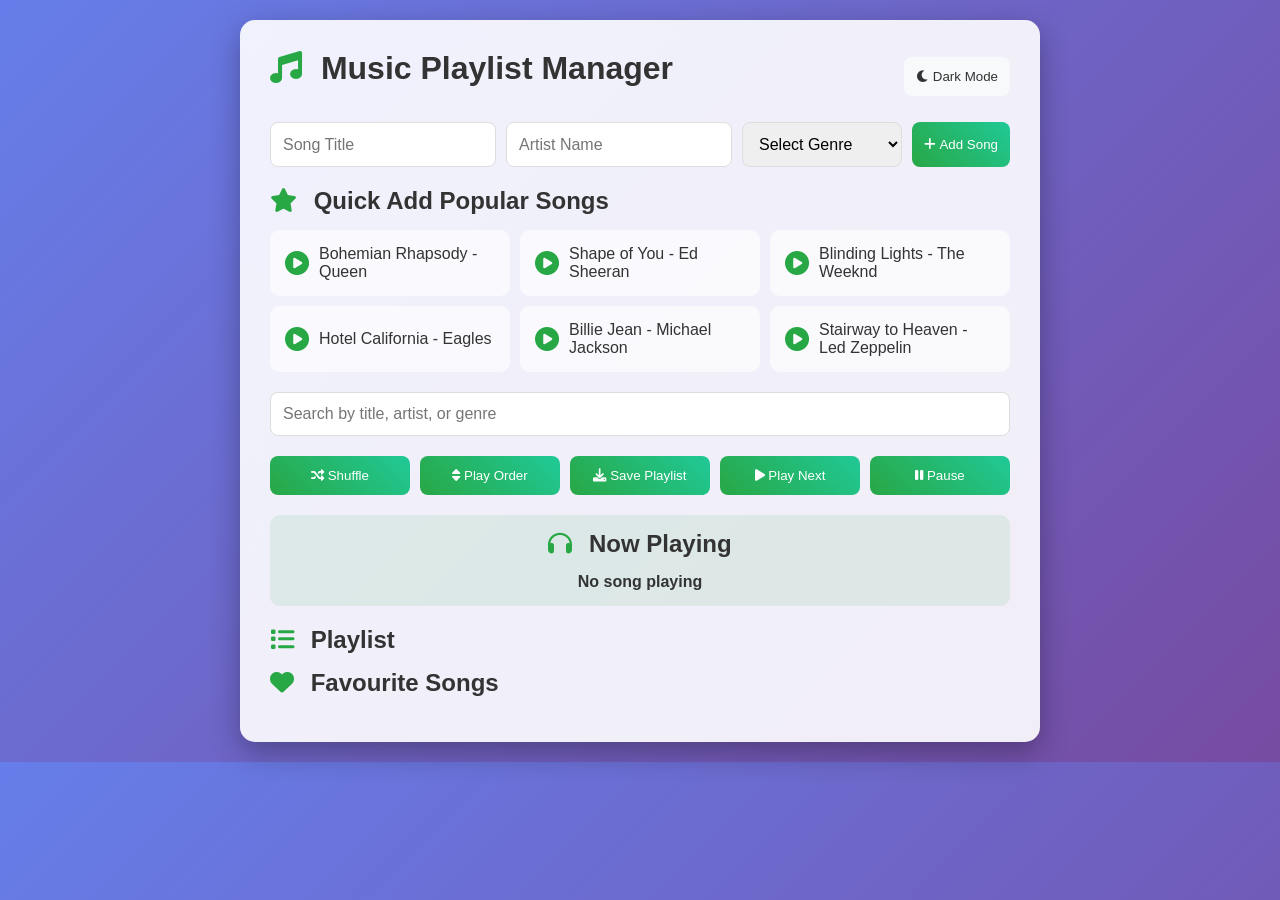
<file: index.html>
<!-- Create a basic HTML5 document structure -->

<!-- Add page title "Music Playlist Manager" -->

<!-- Link external CSS file -->

<!-- Create main container for the app -->

<!-- Add heading for app title -->

<!-- Create a form to add songs -->

<!-- Add input field for song title -->

<!-- Add input field for artist name -->

<!-- Add button to add song to playlist -->

<!-- Create a section to display playlist -->

<!-- Use unordered list to show songs dynamically -->

<!-- Create search input field for filtering songs -->

<!-- Add buttons for shuffle playlist and play order -->

<!-- Create section for favourite songs list -->

<!-- Add button/icon to mark song as favourite -->

<!-- Create section or button to save playlist to file -->

<!-- Link external JavaScript file -->



<!DOCTYPE html>
<html lang="en">
<head>
    <meta charset="UTF-8">
    <meta name="viewport" content="width=device-width, initial-scale=1.0">
    <title>Music Playlist Manager</title>
    <link rel="stylesheet" href="style.css">
    <link rel="stylesheet" href="https://cdnjs.cloudflare.com/ajax/libs/font-awesome/6.0.0/css/all.min.css">
</head>
<body>
    <div class="container">
        <header>
            <h1><i class="fas fa-music"></i> Music Playlist Manager</h1>
            <button id="darkModeToggle"><i class="fas fa-moon"></i> Dark Mode</button>
        </header>

        <form id="songForm">
            <input type="text" id="title" placeholder="Song Title" required list="songSuggestions">
            <datalist id="songSuggestions">
                <option value="Bohemian Rhapsody">
                <option value="Stairway to Heaven">
                <option value="Hotel California">
                <option value="Imagine">
                <option value="Hey Jude">
                <option value="Let It Be">
                <option value="Yesterday">
                <option value="Billie Jean">
                <option value="Thriller">
                <option value="Beat It">
                <option value="Shape of You">
                <option value="Uptown Funk">
                <option value="Happy">
                <option value="Can't Stop the Feeling!">
                <option value="Blinding Lights">
                <option value="Watermelon Sugar">
                <option value="Levitating">
                <option value="Good 4 U">
            </datalist>
            <input type="text" id="artist" placeholder="Artist Name" required list="artistSuggestions">
            <datalist id="artistSuggestions">
                <option value="Queen">
                <option value="Led Zeppelin">
                <option value="Eagles">
                <option value="John Lennon">
                <option value="The Beatles">
                <option value="Michael Jackson">
                <option value="Ed Sheeran">
                <option value="Mark Ronson ft. Bruno Mars">
                <option value="Pharrell Williams">
                <option value="Justin Timberlake">
                <option value="The Weeknd">
                <option value="Harry Styles">
                <option value="Dua Lipa">
                <option value="Olivia Rodrigo">
            </datalist>
            <select id="genre">
                <option value="">Select Genre</option>
                <option value="Rock">Rock</option>
                <option value="Pop">Pop</option>
                <option value="Jazz">Jazz</option>
                <option value="Classical">Classical</option>
                <option value="Hip-Hop">Hip-Hop</option>
                <option value="Electronic">Electronic</option>
                <option value="Country">Country</option>
                <option value="R&B">R&B</option>
            </select>
            <button type="submit"><i class="fas fa-plus"></i> Add Song</button>
        </form>

        <section id="quickAdd">
            <h2><i class="fas fa-star"></i> Quick Add Popular Songs</h2>
            <div class="song-grid">
                <div class="song-card" onclick="addQuickSong('Bohemian Rhapsody', 'Queen', 'Rock')">
                    <i class="fas fa-play-circle"></i>
                    <div>Bohemian Rhapsody - Queen</div>
                </div>
                <div class="song-card" onclick="addQuickSong('Shape of You', 'Ed Sheeran', 'Pop')">
                    <i class="fas fa-play-circle"></i>
                    <div>Shape of You - Ed Sheeran</div>
                </div>
                <div class="song-card" onclick="addQuickSong('Blinding Lights', 'The Weeknd', 'Pop')">
                    <i class="fas fa-play-circle"></i>
                    <div>Blinding Lights - The Weeknd</div>
                </div>
                <div class="song-card" onclick="addQuickSong('Hotel California', 'Eagles', 'Rock')">
                    <i class="fas fa-play-circle"></i>
                    <div>Hotel California - Eagles</div>
                </div>
                <div class="song-card" onclick="addQuickSong('Billie Jean', 'Michael Jackson', 'Pop')">
                    <i class="fas fa-play-circle"></i>
                    <div>Billie Jean - Michael Jackson</div>
                </div>
                <div class="song-card" onclick="addQuickSong('Stairway to Heaven', 'Led Zeppelin', 'Rock')">
                    <i class="fas fa-play-circle"></i>
                    <div>Stairway to Heaven - Led Zeppelin</div>
                </div>
            </div>
        </section>

        <input type="text" id="search" placeholder="Search by title, artist, or genre">

        <div class="buttons">
            <button onclick="shufflePlaylist()"><i class="fas fa-random"></i> Shuffle</button>
            <button onclick="resetOrder()"><i class="fas fa-sort"></i> Play Order</button>
            <button onclick="saveToFile()"><i class="fas fa-download"></i> Save Playlist</button>
            <button onclick="playNext()"><i class="fas fa-play"></i> Play Next</button>
            <button onclick="pausePlay()"><i class="fas fa-pause"></i> Pause</button>
        </div>

        <section id="nowPlaying">
            <h2><i class="fas fa-headphones"></i> Now Playing</h2>
            <div id="currentSong">No song playing</div>
        </section>

        <section id="playlistSection">
            <h2><i class="fas fa-list"></i> Playlist</h2>
            <ul id="playlist"></ul>
        </section>

        <section id="favouritesSection">
            <h2><i class="fas fa-heart"></i> Favourite Songs</h2>
            <ul id="favourites"></ul>
        </section>
    </div>

    <script src="script.js"></script>
</body>
</html>
</file>
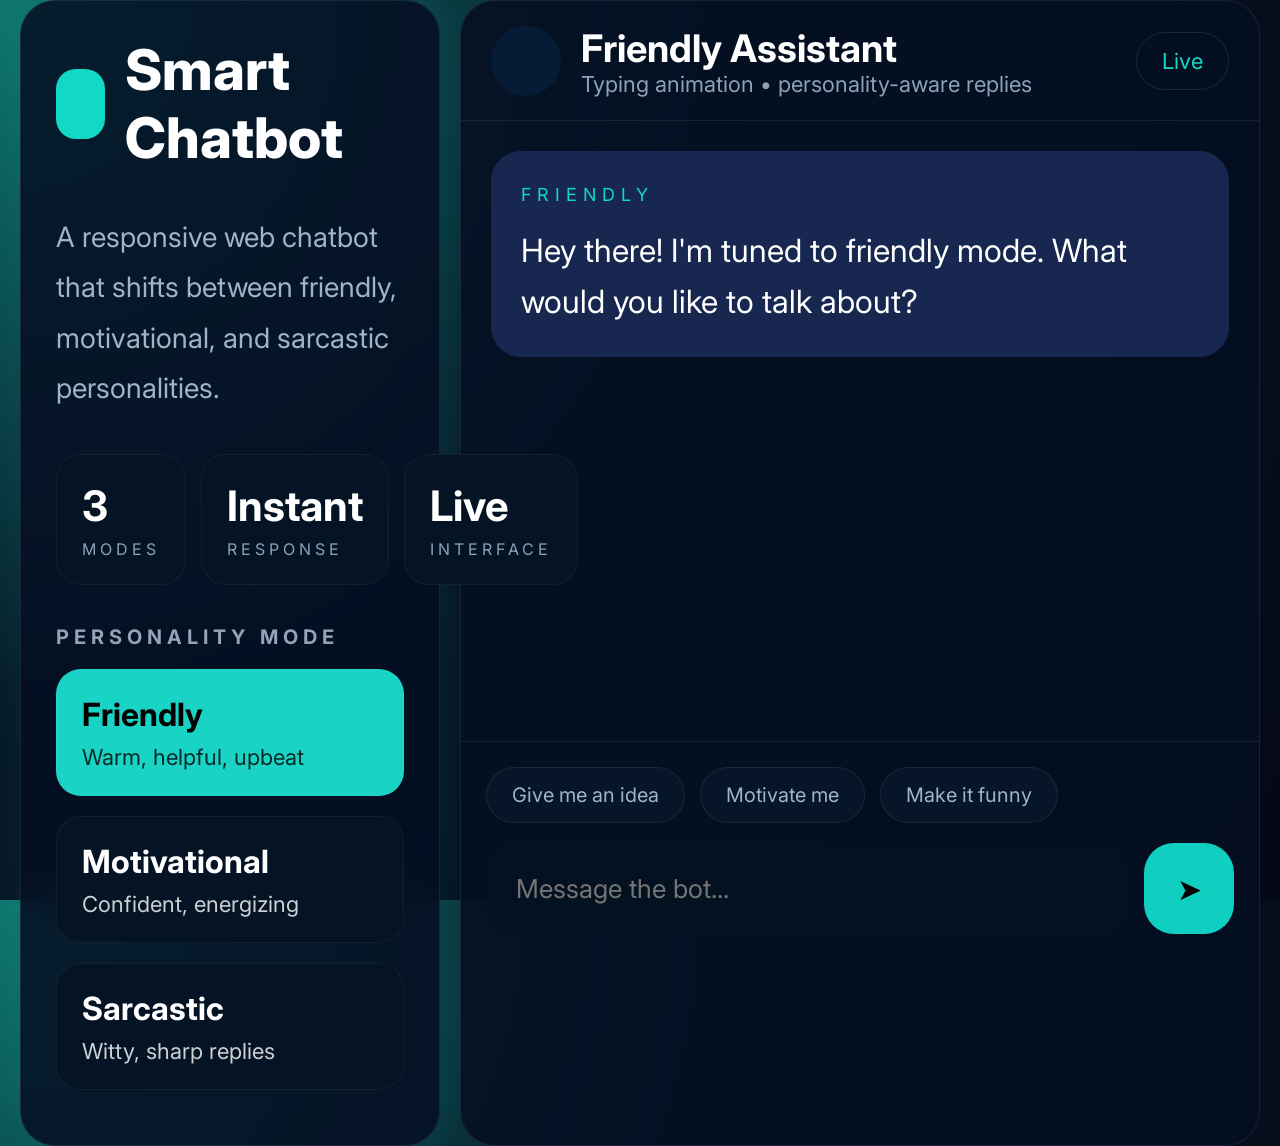
<file: Smart Chatbot With Personality.html>
<!DOCTYPE html>
<html lang="en">
<head>
<meta charset="UTF-8">
<meta name="viewport" content="width=device-width, initial-scale=1.0">
<title>Smart Chatbot</title>

<link href="https://fonts.googleapis.com/css2?family=Inter:wght@300;400;500;600;700;800&display=swap" rel="stylesheet">

<style>

*{
margin:0;
padding:0;
box-sizing:border-box;
font-family:'Inter',sans-serif;
}

body{
height:100vh;
background:
radial-gradient(circle at top left,#0f766e 0%,#071827 45%,#050816 100%);
display:flex;
justify-content:center;
align-items:center;
padding:20px;
overflow:hidden;
color:white;
}

.container{
width:1500px;
height:900px;
display:grid;
grid-template-columns:420px 1fr;
gap:20px;
}

.sidebar{

background:rgba(5,15,35,0.85);
border:1px solid rgba(255,255,255,0.08);
backdrop-filter:blur(20px);
border-radius:35px;
padding:35px;

box-shadow:
0 0 40px rgba(0,255,255,0.08);

}

.logo{
display:flex;
align-items:center;
gap:20px;
margin-bottom:40px;
}

.icon{
width:70px;
height:70px;
border-radius:20px;
background:#11d9c5;
display:flex;
justify-content:center;
align-items:center;
font-size:30px;
font-weight:bold;
color:black;
}

.logo h1{
font-size:56px;
font-weight:800;
}

.desc{
font-size:28px;
line-height:1.8;
color:#9fb4c8;
margin-bottom:40px;
}

.stats{
display:grid;
grid-template-columns:1fr 1fr 1fr;
gap:15px;
margin-bottom:40px;
}

.card{
background:#051425;
padding:25px;
border-radius:25px;
border:1px solid rgba(255,255,255,0.05);
}

.card h2{
font-size:42px;
margin-bottom:8px;
}

.card p{
color:#8ba2b7;
letter-spacing:4px;
}

.section-title{
color:#94a3b8;
letter-spacing:5px;
margin-bottom:20px;
font-size:20px;
}

.mode{
padding:25px;
border-radius:25px;
margin-bottom:20px;
background:#051425;
border:1px solid rgba(255,255,255,0.05);
cursor:pointer;
transition:0.3s;
}

.mode.active{
background:#19d3c5;
color:black;
}

.mode h3{
font-size:32px;
margin-bottom:10px;
}

.mode p{
font-size:22px;
opacity:0.8;
}

.chat-area{

background:rgba(5,15,35,0.88);
border-radius:35px;
overflow:hidden;
border:1px solid rgba(255,255,255,0.08);

}

.topbar{
height:120px;
padding:30px;
display:flex;
justify-content:space-between;
align-items:center;
border-bottom:1px solid rgba(255,255,255,0.08);
}

.top-left{
display:flex;
gap:20px;
align-items:center;
}

.top-icon{
width:70px;
height:70px;
border-radius:50%;
background:#061b36;
display:flex;
justify-content:center;
align-items:center;
font-size:28px;
}

.top-title h2{
font-size:38px;
}

.top-title p{
font-size:22px;
color:#8ba2b7;
}

.live{
padding:15px 25px;
border-radius:30px;
border:1px solid rgba(255,255,255,0.1);
font-size:22px;
color:#11d9c5;
}

.chat-box{
height:620px;
padding:30px;
overflow-y:auto;
}

.message{
max-width:850px;
padding:30px;
border-radius:30px;
background:#172750;
font-size:32px;
line-height:1.6;
margin-bottom:20px;
animation:fade 0.3s ease;
}

.user{
margin-left:auto;
background:#0f766e;
}

.tag{
color:#11d9c5;
font-size:18px;
letter-spacing:6px;
margin-bottom:15px;
}

.bottom{
padding:25px;
border-top:1px solid rgba(255,255,255,0.08);
}

.quick{
display:flex;
gap:15px;
margin-bottom:20px;
flex-wrap:wrap;
}

.quick button{
background:#061527;
border:1px solid rgba(255,255,255,0.08);
padding:15px 25px;
border-radius:30px;
color:#9fb4c8;
font-size:20px;
cursor:pointer;
}

.input-area{
display:flex;
gap:15px;
}

input{
flex:1;
padding:30px;
border:none;
border-radius:30px;
background:#031120;
color:white;
font-size:26px;
outline:none;
}

.send{
width:90px;
border:none;
border-radius:30px;
background:#10cfc0;
font-size:30px;
cursor:pointer;
}

@keyframes fade{
from{
opacity:0;
transform:translateY(10px);
}
to{
opacity:1;
transform:translateY(0);
}
}

</style>
</head>

<body>

<div class="container">

<div class="sidebar">

<div class="logo">
<div class="icon"></div>
<h1>Smart Chatbot</h1>
</div>

<p class="desc">
A responsive web chatbot that shifts between friendly, motivational, and sarcastic personalities.
</p>

<div class="stats">

<div class="card">
<h2>3</h2>
<p>MODES</p>
</div>

<div class="card">
<h2>Instant</h2>
<p>RESPONSE</p>
</div>

<div class="card">
<h2>Live</h2>
<p>INTERFACE</p>
</div>

</div>

<h3 class="section-title">PERSONALITY MODE</h3>

<div class="mode active" onclick="setMode('friendly',this)">
<h3>Friendly</h3>
<p>Warm, helpful, upbeat</p>
</div>

<div class="mode" onclick="setMode('motivational',this)">
<h3>Motivational</h3>
<p>Confident, energizing</p>
</div>

<div class="mode" onclick="setMode('sarcastic',this)">
<h3>Sarcastic</h3>
<p>Witty, sharp replies</p>
</div>

</div>

<div class="chat-area">

<div class="topbar">

<div class="top-left">

<div class="top-icon"></div>

<div class="top-title">
<h2>Friendly Assistant</h2>
<p>Typing animation • personality-aware replies</p>
</div>

</div>

<div class="live"> Live</div>

</div>

<div class="chat-box" id="chatBox">

<div class="message">
<div class="tag">FRIENDLY</div>
Hey there! I'm tuned to friendly mode. What would you like to talk about?
</div>

</div>

<div class="bottom">

<div class="quick">

<button onclick="quickMsg('Give me an idea')">Give me an idea</button>

<button onclick="quickMsg('Motivate me')">Motivate me</button>

<button onclick="quickMsg('Make it funny')">Make it funny</button>

</div>

<div class="input-area">

<input type="text" id="input" placeholder="Message the bot...">

<button class="send" onclick="sendMessage()">➤</button>

</div>

</div>

</div>

</div>

<script>

let currentMode = "friendly";

function setMode(mode,element){

currentMode = mode;

document.querySelectorAll('.mode').forEach(m=>{
m.classList.remove('active');
});

element.classList.add('active');

}

function quickMsg(text){

document.getElementById("input").value = text;

sendMessage();

}

function sendMessage(){

const input = document.getElementById("input");

const text = input.value.trim();

if(text==="") return;

const chatBox = document.getElementById("chatBox");

const user = document.createElement("div");

user.className = "message user";

user.innerHTML = text;

chatBox.appendChild(user);

setTimeout(()=>{

const bot = document.createElement("div");

bot.className = "message";

bot.innerHTML = `<div class="tag">${currentMode.toUpperCase()}</div>` + getReply();

chatBox.appendChild(bot);

chatBox.scrollTop = chatBox.scrollHeight;

},800);

input.value="";

chatBox.scrollTop = chatBox.scrollHeight;

}

function getReply(){

const replies = {

friendly:[
"You’re doing amazing today ",
"I’d love to help with that ",
"That sounds exciting!",
"Tell me more "
],

motivational:[
"You are capable of incredible things ",
"Keep pushing forward ",
"Success starts with consistency "
],

sarcastic:[
"Wow. Truly revolutionary ",
"That definitely changed my life.",
"Impressive. Almost."
]

};

return replies[currentMode][Math.floor(Math.random()*replies[currentMode].length)];

}

</script>

</body>
</html>
</file>
<file: style.css>
/* Reset default margin and padding */

/* Style body with font and background color */

/* Center main container on the screen */

/* Add padding, border-radius, and shadow to container */

/* Style headings with alignment and spacing */

/* Style form inputs with full width and padding */

/* Add spacing between input fields */

/* Style buttons with colors and hover effects */

/* Make buttons visually clickable */

/* Style playlist list (remove bullets, spacing) */

/* Style each song item with background and margin */

/* Add style for favourite songs (highlight color or icon) */

/* Style search input box */

/* Style shuffle and play buttons */

/* Add responsive design for mobile screens */
/* Reset default margin and padding */
* {
    margin: 0;
    padding: 0;
    box-sizing: border-box;
}

/* Style body with font and background color */
body {
    font-family: 'Segoe UI', Tahoma, Geneva, Verdana, sans-serif;
    background: linear-gradient(135deg, #667eea 0%, #764ba2 100%);
    color: #333;
    transition: background 0.3s, color 0.3s;
}

body.dark-mode {
    background: linear-gradient(135deg, #2c3e50 0%, #34495e 100%);
    color: #ecf0f1;
}

/* Center main container on the screen */
.container {
    max-width: 800px;
    margin: 20px auto;
    background: rgba(255, 255, 255, 0.9);
    padding: 30px;
    border-radius: 15px;
    box-shadow: 0 10px 30px rgba(0,0,0,0.3);
    backdrop-filter: blur(10px);
    transition: background 0.3s;
}

body.dark-mode .container {
    background: rgba(44, 62, 80, 0.9);
}

/* Header */
header {
    display: flex;
    justify-content: space-between;
    align-items: center;
    margin-bottom: 20px;
}

h1, h2 {
    color: #333;
    margin-bottom: 15px;
}

body.dark-mode h1, body.dark-mode h2 {
    color: #ecf0f1;
}

h1 i, h2 i {
    margin-right: 10px;
    color: #28a745;
}

/* Form styling */
form {
    display: grid;
    grid-template-columns: 1fr 1fr 1fr auto;
    gap: 10px;
    margin-bottom: 20px;
}

input, select {
    padding: 12px;
    border: 1px solid #ddd;
    border-radius: 8px;
    font-size: 16px;
}

body.dark-mode input, body.dark-mode select {
    background: #34495e;
    color: #ecf0f1;
    border-color: #7f8c8d;
}

button {
    padding: 12px;
    background: linear-gradient(45deg, #28a745, #20c997);
    color: white;
    border: none;
    border-radius: 8px;
    cursor: pointer;
    transition: transform 0.2s, box-shadow 0.2s;
}

button:hover {
    transform: translateY(-2px);
    box-shadow: 0 5px 15px rgba(40, 167, 69, 0.4);
}

#darkModeToggle {
    background: #f8f9fa;
    color: #333;
}

body.dark-mode #darkModeToggle {
    background: #34495e;
    color: #ecf0f1;
}

/* Quick Add Section */
#quickAdd {
    margin-bottom: 20px;
}

.song-grid {
    display: grid;
    grid-template-columns: repeat(auto-fit, minmax(200px, 1fr));
    gap: 10px;
}

.song-card {
    background: rgba(255, 255, 255, 0.7);
    padding: 15px;
    border-radius: 10px;
    cursor: pointer;
    transition: transform 0.2s, box-shadow 0.2s;
    display: flex;
    align-items: center;
    gap: 10px;
}

body.dark-mode .song-card {
    background: rgba(52, 73, 94, 0.7);
}

.song-card:hover {
    transform: translateY(-5px);
    box-shadow: 0 5px 15px rgba(0,0,0,0.2);
}

.song-card i {
    font-size: 24px;
    color: #28a745;
}

/* Search */
#search {
    width: 100%;
    padding: 12px;
    margin-bottom: 20px;
    border: 1px solid #ddd;
    border-radius: 8px;
}

body.dark-mode #search {
    background: #34495e;
    color: #ecf0f1;
    border-color: #7f8c8d;
}

/* Buttons */
.buttons {
    display: flex;
    gap: 10px;
    flex-wrap: wrap;
    margin-bottom: 20px;
}

.buttons button {
    flex: 1;
    min-width: 120px;
}

/* Now Playing */
#nowPlaying {
    background: rgba(40, 167, 69, 0.1);
    padding: 15px;
    border-radius: 10px;
    margin-bottom: 20px;
    text-align: center;
    font-weight: bold;
}

body.dark-mode #nowPlaying {
    background: rgba(40, 167, 69, 0.2);
}

/* Playlist */
ul {
    list-style: none;
    padding: 0;
}

li {
    display: flex;
    justify-content: space-between;
    align-items: center;
    background: #f8f9fa;
    padding: 15px;
    margin-bottom: 10px;
    border-radius: 8px;
    transition: transform 0.2s;
}

li:hover {
    transform: translateX(5px);
}

body.dark-mode li {
    background: #34495e;
}

li.playing {
    background: #d4edda;
    border-left: 5px solid #28a745;
}

body.dark-mode li.playing {
    background: #155724;
}

.song-actions {
    display: flex;
    gap: 5px;
}

.song-actions button {
    background: none;
    border: none;
    color: #333;
    cursor: pointer;
    padding: 5px;
    border-radius: 5px;
}

body.dark-mode .song-actions button {
    color: #ecf0f1;
}

.song-actions button:hover {
    background: rgba(0,0,0,0.1);
}

/* Favourites */
.favourite {
    background-color: #ffeaa7 !important;
    font-weight: bold;
}

body.dark-mode .favourite {
    background-color: #f39c12 !important;
}

/* Responsive */
@media (max-width: 768px) {
    form {
        grid-template-columns: 1fr;
    }
    .song-grid {
        grid-template-columns: 1fr;
    }
    .buttons {
        flex-direction: column;
    }
    header {
        flex-direction: column;
        gap: 10px;
    }
}
</file>
